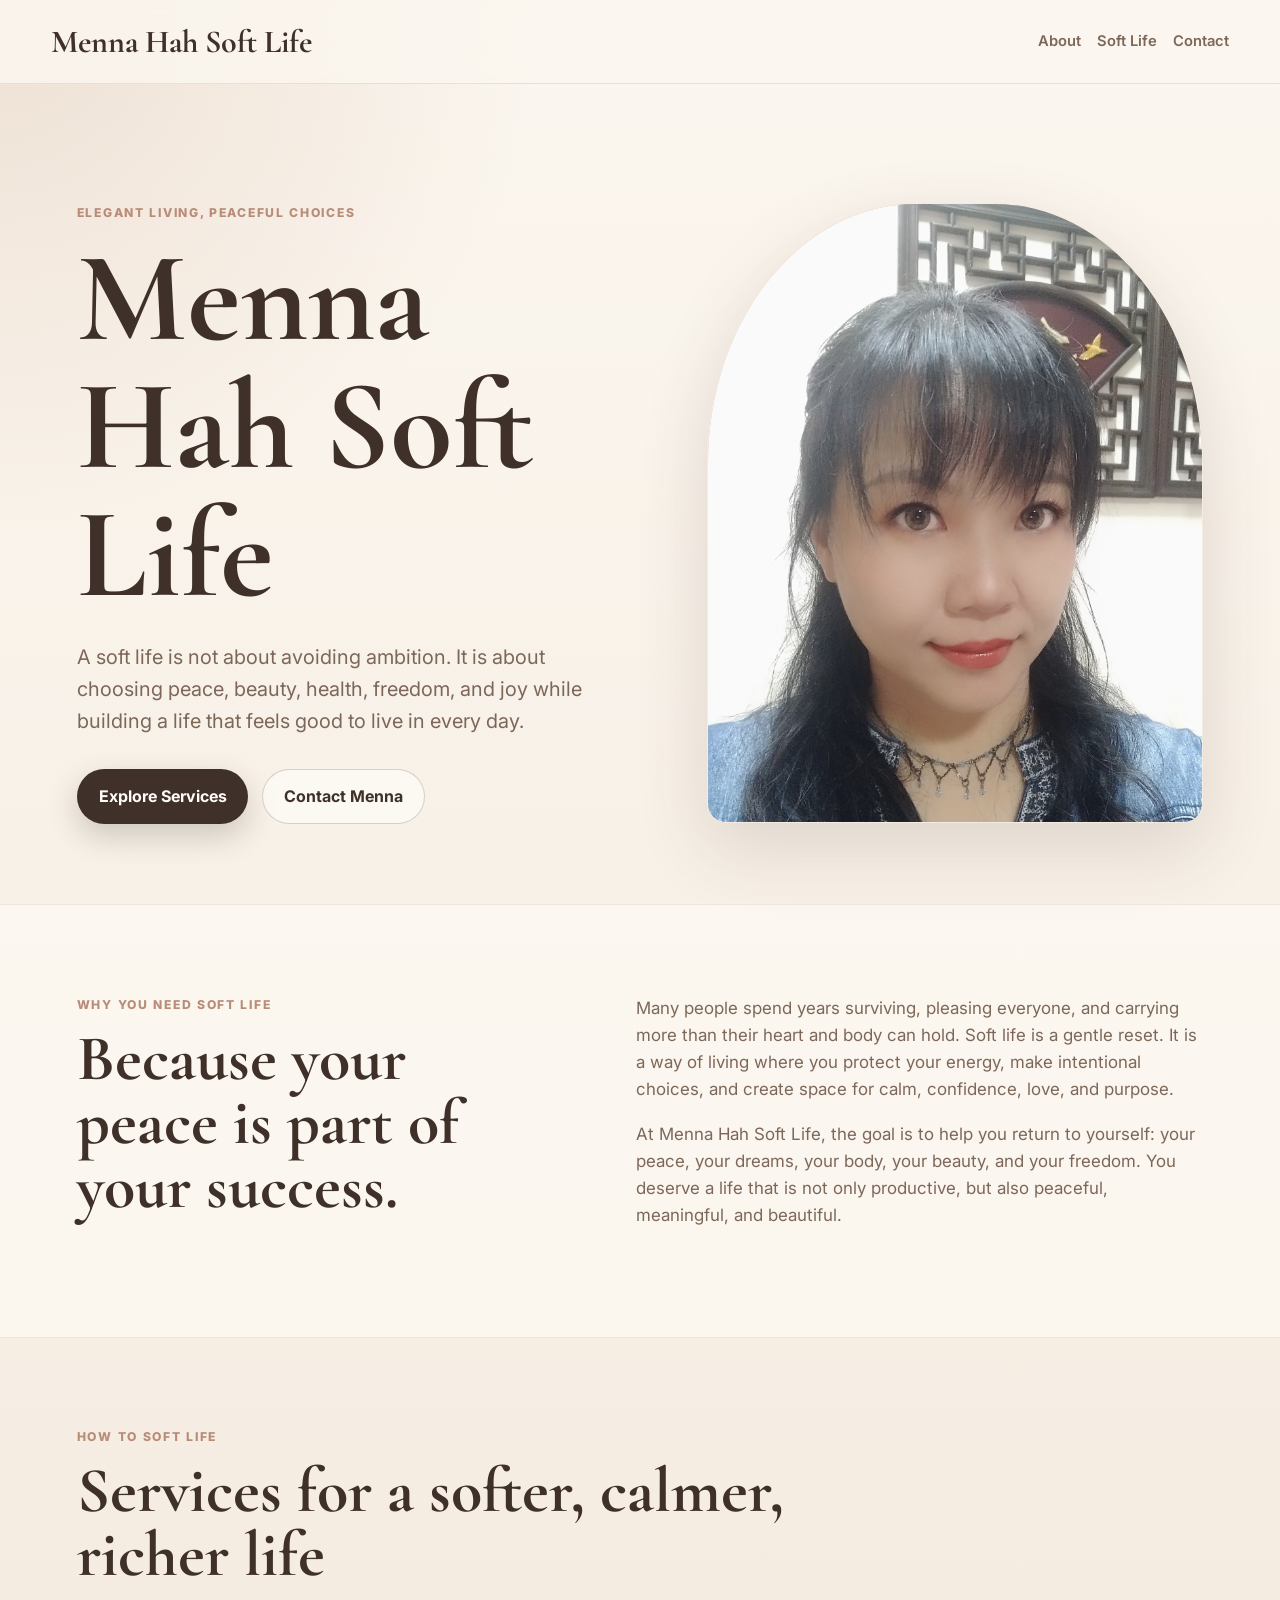
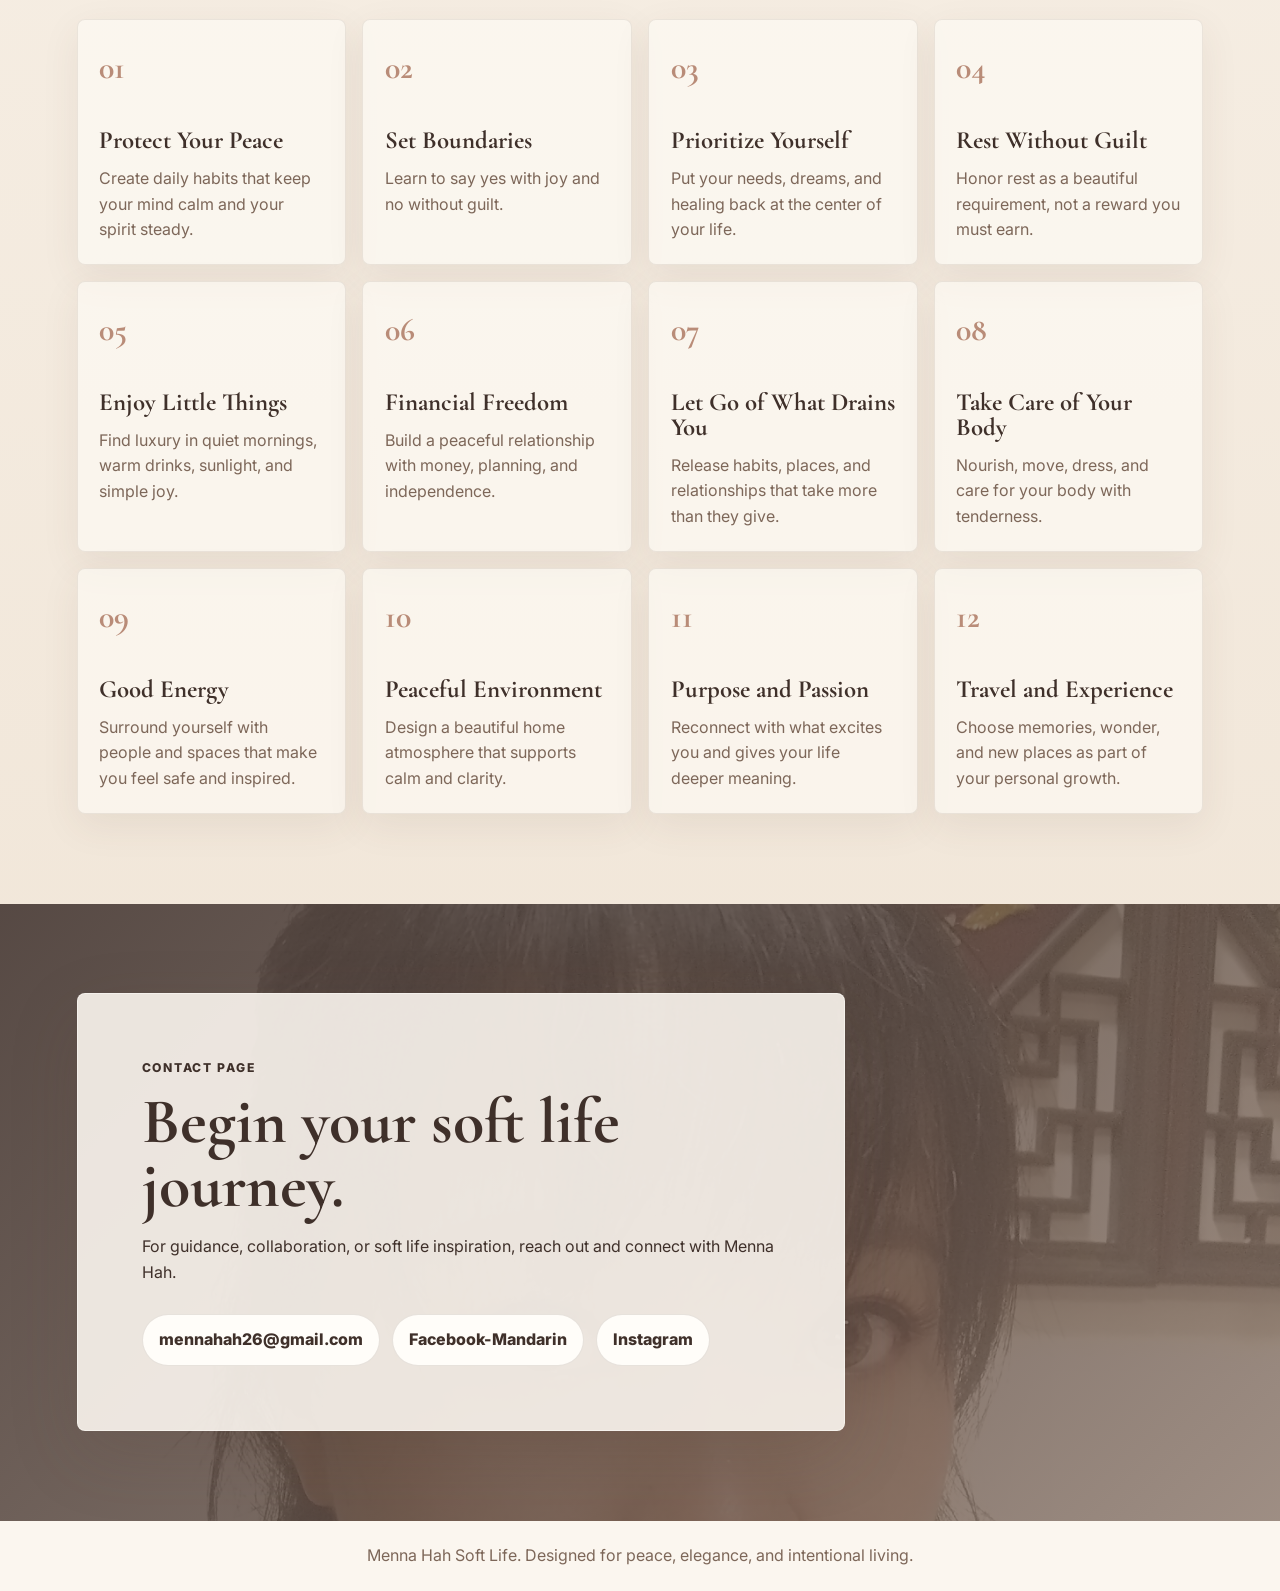
<file: index.html>
<!DOCTYPE html>
<html lang="en">
<head>
  <meta charset="UTF-8">
  <meta name="viewport" content="width=device-width, initial-scale=1.0">
  <title>Menna Hah Soft Life</title>
  <link rel="preconnect" href="https://fonts.googleapis.com">
  <link rel="preconnect" href="https://fonts.gstatic.com" crossorigin>
  <link href="https://fonts.googleapis.com/css2?family=Cormorant+Garamond:wght@500;600;700&family=Inter:wght@400;500;600;700&display=swap" rel="stylesheet">
  <link rel="stylesheet" href="styles.css">
</head>
<body>
  <header class="site-header">
    <a class="brand" href="#home">Menna Hah Soft Life</a>
    <nav aria-label="Main navigation">
      <a href="#about">About</a>
      <a href="#services">Soft Life</a>
      <a href="contact.html">Contact</a>
    </nav>
  </header>

  <main>
    <section class="hero" id="home">
      <div class="hero-copy">
        <p class="eyebrow">Elegant living, peaceful choices</p>
        <h1>Menna Hah Soft Life</h1>
        <p>
          A soft life is not about avoiding ambition. It is about choosing peace,
          beauty, health, freedom, and joy while building a life that feels good
          to live in every day.
        </p>
        <div class="hero-actions">
          <a class="button primary" href="#services">Explore Services</a>
          <a class="button secondary" href="contact.html">Contact Menna</a>
        </div>
      </div>
      <div class="hero-image-wrap" aria-label="Portrait of Menna Hah">
        <img src="assets/MennaHah.JPG" alt="Menna Hah portrait">
      </div>
    </section>

    <section class="intro" id="about">
      <div>
        <p class="eyebrow">Why You Need Soft Life</p>
        <h2>Because your peace is part of your success.</h2>
      </div>
      <div class="intro-text">
        <p>
          Many people spend years surviving, pleasing everyone, and carrying more
          than their heart and body can hold. Soft life is a gentle reset. It is a
          way of living where you protect your energy, make intentional choices,
          and create space for calm, confidence, love, and purpose.
        </p>
        <p>
          At Menna Hah Soft Life, the goal is to help you return to yourself:
          your peace, your dreams, your body, your beauty, and your freedom. You
          deserve a life that is not only productive, but also peaceful,
          meaningful, and beautiful.
        </p>
      </div>
    </section>

    <section class="services" id="services">
      <div class="section-heading">
        <p class="eyebrow">How To Soft Life</p>
        <h2>Services for a softer, calmer, richer life</h2>
      </div>

      <div class="service-grid">
        <article>
          <span>01</span>
          <h3>Protect Your Peace</h3>
          <p>Create daily habits that keep your mind calm and your spirit steady.</p>
        </article>
        <article>
          <span>02</span>
          <h3>Set Boundaries</h3>
          <p>Learn to say yes with joy and no without guilt.</p>
        </article>
        <article>
          <span>03</span>
          <h3>Prioritize Yourself</h3>
          <p>Put your needs, dreams, and healing back at the center of your life.</p>
        </article>
        <article>
          <span>04</span>
          <h3>Rest Without Guilt</h3>
          <p>Honor rest as a beautiful requirement, not a reward you must earn.</p>
        </article>
        <article>
          <span>05</span>
          <h3>Enjoy Little Things</h3>
          <p>Find luxury in quiet mornings, warm drinks, sunlight, and simple joy.</p>
        </article>
        <article>
          <span>06</span>
          <h3>Financial Freedom</h3>
          <p>Build a peaceful relationship with money, planning, and independence.</p>
        </article>
        <article>
          <span>07</span>
          <h3>Let Go of What Drains You</h3>
          <p>Release habits, places, and relationships that take more than they give.</p>
        </article>
        <article>
          <span>08</span>
          <h3>Take Care of Your Body</h3>
          <p>Nourish, move, dress, and care for your body with tenderness.</p>
        </article>
        <article>
          <span>09</span>
          <h3>Good Energy</h3>
          <p>Surround yourself with people and spaces that make you feel safe and inspired.</p>
        </article>
        <article>
          <span>10</span>
          <h3>Peaceful Environment</h3>
          <p>Design a beautiful home atmosphere that supports calm and clarity.</p>
        </article>
        <article>
          <span>11</span>
          <h3>Purpose and Passion</h3>
          <p>Reconnect with what excites you and gives your life deeper meaning.</p>
        </article>
        <article>
          <span>12</span>
          <h3>Travel and Experience</h3>
          <p>Choose memories, wonder, and new places as part of your personal growth.</p>
        </article>
      </div>
    </section>

    <section class="contact" id="contact">
      <div class="contact-panel">
        <p class="eyebrow">Contact Page</p>
        <h2>Begin your soft life journey.</h2>
        <p>
          For guidance, collaboration, or soft life inspiration, reach out and
          connect with Menna Hah.
        </p>
        <div class="contact-links">
          <a href="mailto:mennahah26@gmail.com">mennahah26@gmail.com</a>
          <a href="https://www.facebook.com/mennahahsp" target="_blank" rel="noopener">Facebook-Mandarin</a>
          <a href="https://instagram.com/menna.hah" target="_blank" rel="noopener">Instagram</a>
        </div>
      </div>
    </section>
  </main>

  <footer>
    <p>Menna Hah Soft Life. Designed for peace, elegance, and intentional living.</p>
  </footer>
</body>
</html>
</file>
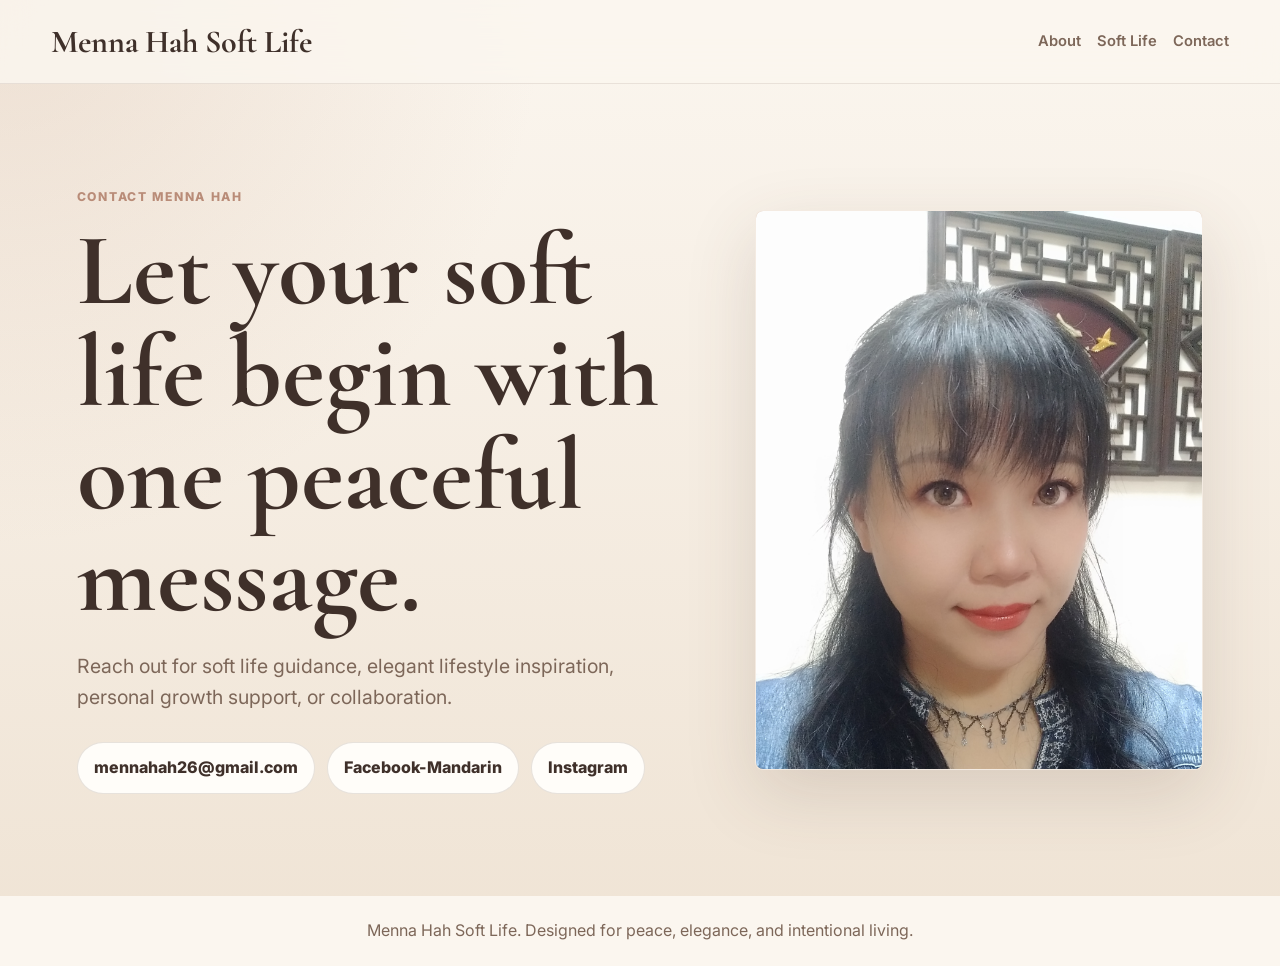
<file: contact.html>
<!DOCTYPE html>
<html lang="en">
<head>
  <meta charset="UTF-8">
  <meta name="viewport" content="width=device-width, initial-scale=1.0">
  <title>Contact | Menna Hah Soft Life</title>
  <link rel="preconnect" href="https://fonts.googleapis.com">
  <link rel="preconnect" href="https://fonts.gstatic.com" crossorigin>
  <link href="https://fonts.googleapis.com/css2?family=Cormorant+Garamond:wght@500;600;700&family=Inter:wght@400;500;600;700&display=swap" rel="stylesheet">
  <link rel="stylesheet" href="styles.css">
</head>
<body>
  <header class="site-header">
    <a class="brand" href="index.html">Menna Hah Soft Life</a>
    <nav aria-label="Main navigation">
      <a href="index.html#about">About</a>
      <a href="index.html#services">Soft Life</a>
      <a href="contact.html">Contact</a>
    </nav>
  </header>

  <main>
    <section class="contact-page">
      <div class="contact-page-copy">
        <p class="eyebrow">Contact Menna Hah</p>
        <h1>Let your soft life begin with one peaceful message.</h1>
        <p>
          Reach out for soft life guidance, elegant lifestyle inspiration,
          personal growth support, or collaboration.
        </p>
        <div class="contact-links">
          <a href="mailto:mennahah26@gmail.com">mennahah26@gmail.com</a>
          <a href="https://www.facebook.com/mennahahsp" target="_blank" rel="noopener">Facebook-Mandarin</a>
          <a href="https://instagram.com/menna.hah" target="_blank" rel="noopener">Instagram</a>
        </div>
      </div>
      <div class="contact-page-image">
        <img src="assets/MennaHah.JPG" alt="Menna Hah portrait">
      </div>
    </section>
  </main>

  <footer>
    <p>Menna Hah Soft Life. Designed for peace, elegance, and intentional living.</p>
  </footer>
</body>
</html>
</file>
<file: styles.css>
:root {
  --cream: #fbf6ef;
  --linen: #efe3d4;
  --nude: #d6b9a2;
  --rose: #b98c78;
  --taupe: #7d6759;
  --espresso: #3f302a;
  --white: #fffdf9;
  --shadow: 0 24px 70px rgba(87, 62, 47, 0.16);
}

* {
  box-sizing: border-box;
}

html {
  scroll-behavior: smooth;
}

body {
  margin: 0;
  color: var(--espresso);
  background:
    radial-gradient(circle at top left, rgba(214, 185, 162, 0.35), transparent 34rem),
    linear-gradient(180deg, var(--cream), var(--linen));
  font-family: Inter, Arial, sans-serif;
  line-height: 1.6;
}

a {
  color: inherit;
  text-decoration: none;
}

.site-header {
  position: sticky;
  top: 0;
  z-index: 10;
  display: flex;
  align-items: center;
  justify-content: space-between;
  gap: 1rem;
  padding: 1rem clamp(1rem, 4vw, 4rem);
  background: rgba(251, 246, 239, 0.84);
  border-bottom: 1px solid rgba(125, 103, 89, 0.14);
  backdrop-filter: blur(16px);
}

.brand {
  font-family: "Cormorant Garamond", Georgia, serif;
  font-size: clamp(1.4rem, 3vw, 2rem);
  font-weight: 700;
}

nav {
  display: flex;
  flex-wrap: wrap;
  justify-content: flex-end;
  gap: 0.5rem 1rem;
  font-size: 0.92rem;
  font-weight: 600;
  color: var(--taupe);
}

nav a {
  padding: 0.35rem 0;
}

.hero {
  display: grid;
  grid-template-columns: minmax(0, 1fr) minmax(18rem, 31rem);
  align-items: center;
  gap: clamp(2rem, 6vw, 5rem);
  min-height: calc(100vh - 5rem);
  padding: clamp(3rem, 8vw, 6.5rem) clamp(1rem, 6vw, 6rem) 4rem;
}

.hero-copy {
  max-width: 45rem;
}

.eyebrow {
  margin: 0 0 0.8rem;
  color: var(--rose);
  font-size: 0.76rem;
  font-weight: 800;
  letter-spacing: 0.14em;
  text-transform: uppercase;
}

h1,
h2,
h3 {
  margin: 0;
  color: var(--espresso);
  font-family: "Cormorant Garamond", Georgia, serif;
  line-height: 1;
}

h1 {
  max-width: 11ch;
  font-size: clamp(4rem, 10vw, 8.6rem);
  font-weight: 700;
}

h2 {
  font-size: clamp(2.2rem, 5vw, 4.8rem);
}

h3 {
  font-size: 1.55rem;
}

.hero-copy > p:not(.eyebrow) {
  max-width: 41rem;
  margin: 1.4rem 0 0;
  color: var(--taupe);
  font-size: clamp(1.04rem, 2vw, 1.25rem);
}

.hero-actions {
  display: flex;
  flex-wrap: wrap;
  gap: 0.85rem;
  margin-top: 2rem;
}

.button {
  display: inline-flex;
  align-items: center;
  justify-content: center;
  min-height: 3rem;
  padding: 0.85rem 1.3rem;
  border: 1px solid rgba(63, 48, 42, 0.2);
  border-radius: 999px;
  font-weight: 700;
}

.button.primary {
  color: var(--white);
  background: var(--espresso);
  box-shadow: 0 12px 30px rgba(63, 48, 42, 0.22);
}

.button.secondary {
  color: var(--espresso);
  background: rgba(255, 253, 249, 0.55);
}

.hero-image-wrap {
  position: relative;
  overflow: hidden;
  aspect-ratio: 4 / 5;
  border: 1px solid rgba(255, 253, 249, 0.74);
  border-radius: 42% 42% 1.2rem 1.2rem;
  background: var(--nude);
  box-shadow: var(--shadow);
}

.hero-image-wrap img {
  width: 100%;
  height: 100%;
  object-fit: cover;
  object-position: center top;
  filter: saturate(0.9) contrast(0.98);
}

.intro,
.services,
.contact {
  padding: clamp(3.5rem, 7vw, 6rem) clamp(1rem, 6vw, 6rem);
}

.intro {
  display: grid;
  grid-template-columns: minmax(0, 0.85fr) minmax(0, 1fr);
  gap: clamp(2rem, 6vw, 5rem);
  background: rgba(255, 253, 249, 0.48);
  border-block: 1px solid rgba(125, 103, 89, 0.11);
}

.intro-text {
  color: var(--taupe);
  font-size: 1.06rem;
}

.intro-text p {
  margin: 0 0 1.1rem;
}

.section-heading {
  max-width: 50rem;
  margin-bottom: 2rem;
}

.service-grid {
  display: grid;
  grid-template-columns: repeat(4, minmax(0, 1fr));
  gap: 1rem;
}

.service-grid article {
  min-height: 15rem;
  padding: 1.35rem;
  background: rgba(255, 253, 249, 0.58);
  border: 1px solid rgba(125, 103, 89, 0.13);
  border-radius: 8px;
  box-shadow: 0 12px 38px rgba(87, 62, 47, 0.08);
}

.service-grid span {
  display: block;
  margin-bottom: 2.2rem;
  color: var(--rose);
  font-family: "Cormorant Garamond", Georgia, serif;
  font-size: 2rem;
  font-weight: 700;
}

.service-grid p {
  margin: 0.8rem 0 0;
  color: var(--taupe);
}

.contact {
  background:
    linear-gradient(135deg, rgba(63, 48, 42, 0.88), rgba(125, 103, 89, 0.74)),
    url("assets/MennaHah.JPG") center 28% / cover;
  color: var(--white);
}

.contact-panel {
  width: min(100%, 48rem);
  padding: clamp(2rem, 5vw, 4rem);
  background: rgba(251, 246, 239, 0.9);
  border: 1px solid rgba(255, 253, 249, 0.5);
  border-radius: 8px;
  box-shadow: var(--shadow);
}

.contact-panel h2,
.contact-panel p {
  color: var(--espresso);
}

.contact-panel > p:not(.eyebrow) {
  margin: 1rem 0 0;
}

.contact-links {
  display: flex;
  flex-wrap: wrap;
  gap: 0.75rem;
  margin-top: 1.8rem;
}

.contact-links a {
  padding: 0.75rem 1rem;
  color: var(--espresso);
  background: var(--white);
  border: 1px solid rgba(125, 103, 89, 0.18);
  border-radius: 999px;
  font-weight: 800;
}

.contact-page {
  display: grid;
  grid-template-columns: minmax(0, 1.05fr) minmax(18rem, 28rem);
  align-items: center;
  gap: clamp(2rem, 6vw, 5rem);
  min-height: calc(100vh - 8rem);
  padding: clamp(3rem, 8vw, 6.5rem) clamp(1rem, 6vw, 6rem);
}

.contact-page-copy {
  max-width: 52rem;
}

.contact-page-copy h1 {
  max-width: 13ch;
  font-size: clamp(3.5rem, 8vw, 7.2rem);
}

.contact-page-copy > p:not(.eyebrow) {
  max-width: 39rem;
  margin: 1.4rem 0 0;
  color: var(--taupe);
  font-size: clamp(1.04rem, 2vw, 1.22rem);
}

.contact-page-image {
  overflow: hidden;
  aspect-ratio: 4 / 5;
  border: 1px solid rgba(255, 253, 249, 0.74);
  border-radius: 8px;
  background: var(--nude);
  box-shadow: var(--shadow);
}

.contact-page-image img {
  width: 100%;
  height: 100%;
  object-fit: cover;
  object-position: center top;
}

footer {
  padding: 1.4rem clamp(1rem, 6vw, 6rem);
  color: var(--taupe);
  background: var(--cream);
  text-align: center;
}

footer p {
  margin: 0;
}

@media (max-width: 1000px) {
  .hero,
  .intro,
  .contact-page {
    grid-template-columns: 1fr;
  }

  .hero {
    padding-top: 3rem;
  }

  .hero-image-wrap {
    width: min(100%, 28rem);
    justify-self: center;
  }

  .contact-page-image {
    width: min(100%, 27rem);
  }

  .service-grid {
    grid-template-columns: repeat(2, minmax(0, 1fr));
  }
}

@media (max-width: 640px) {
  .site-header {
    align-items: flex-start;
    flex-direction: column;
  }

  .hero {
    min-height: auto;
  }

  h1 {
    font-size: clamp(3.3rem, 18vw, 5rem);
  }

  .hero-actions,
  .contact-links {
    flex-direction: column;
  }

  .button,
  .contact-links a {
    width: 100%;
  }

  .service-grid {
    grid-template-columns: 1fr;
  }
}
</file>
